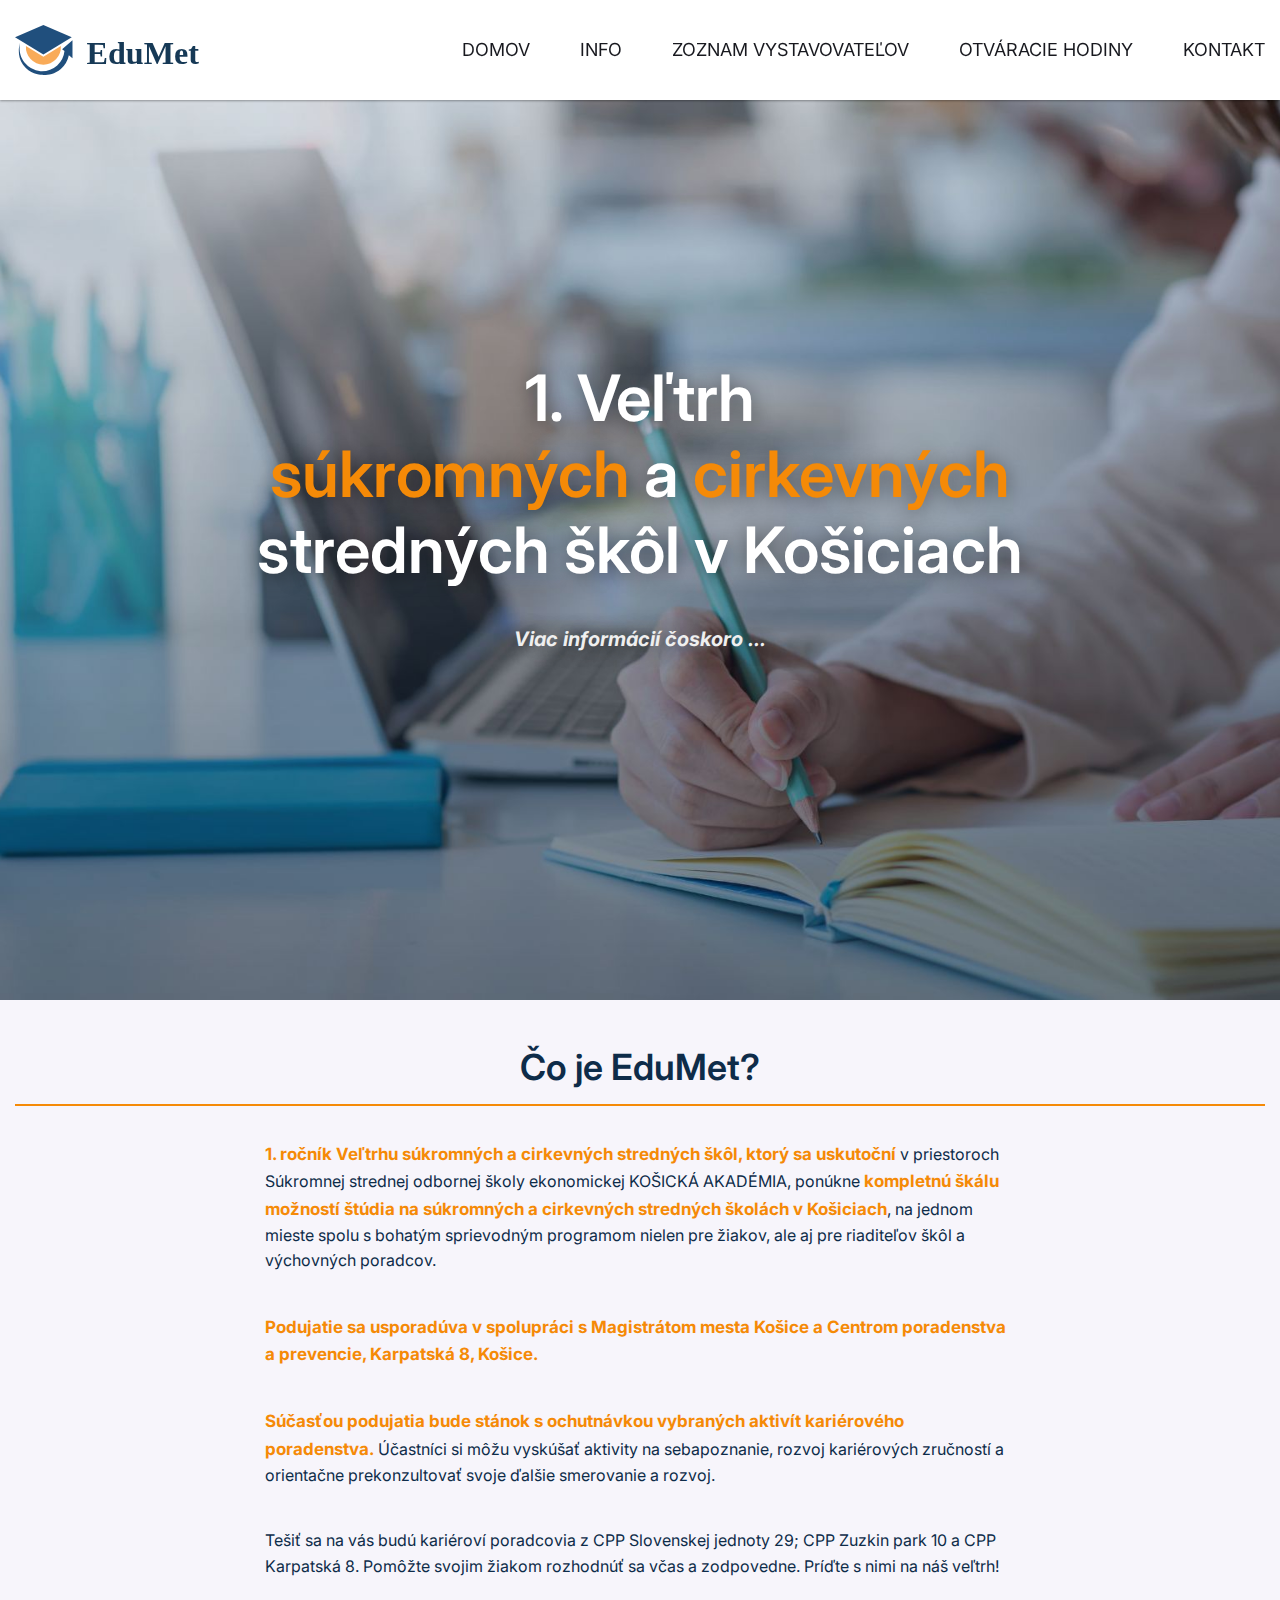
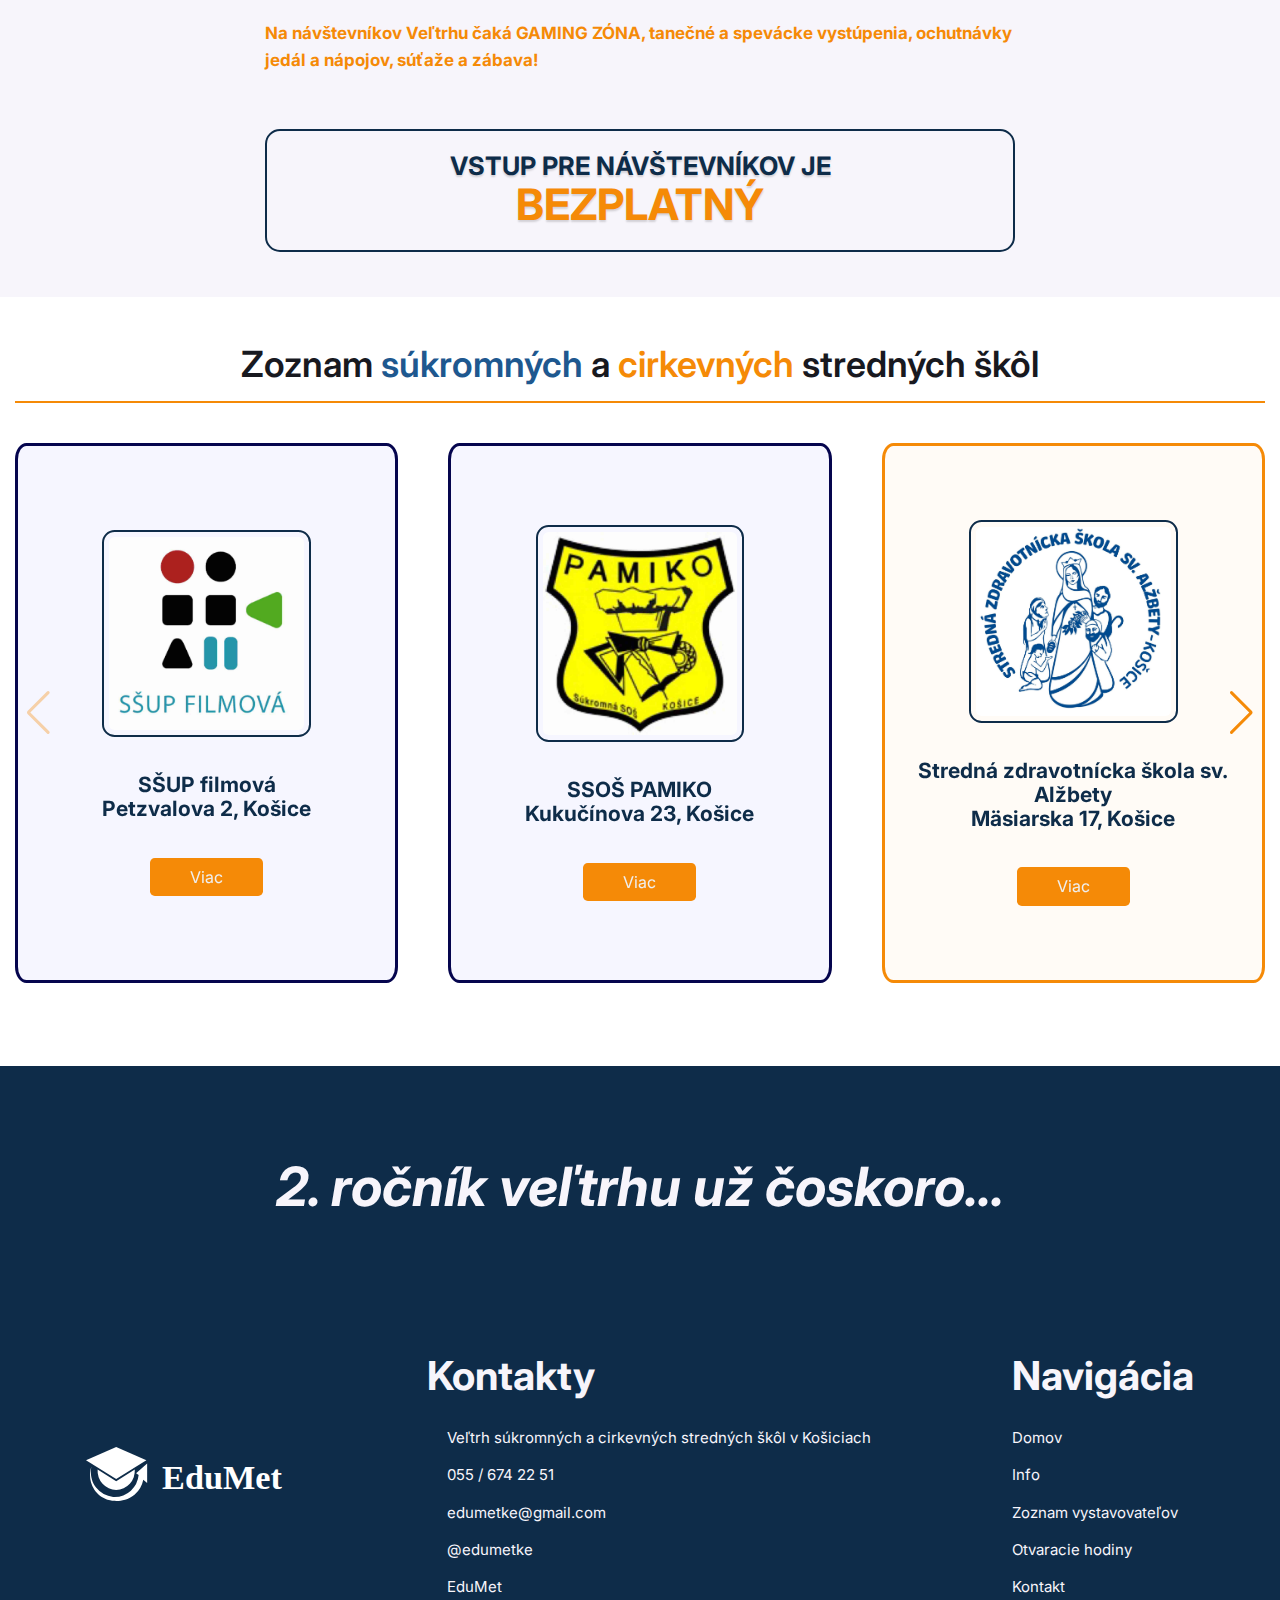
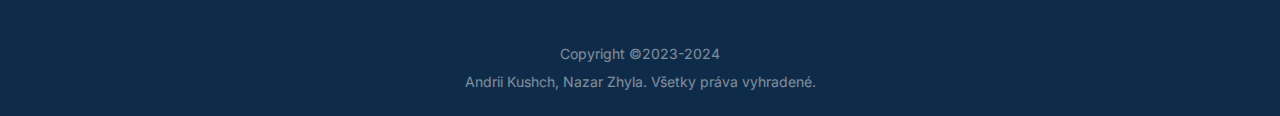
<file: index.html>
<!DOCTYPE html>
<html lang="en">
<head>
    <meta charset="UTF-8">
    <meta name="viewport" content="width=device-width, initial-scale=1.0">
    <title>EduMet</title>
    <link rel="shortcut icon" href="img/logoIcon.svg" type="image/x-icon">
    <link rel="icon" type="image/x-icon" href="img/logoIcon.svg">
    <link rel="stylesheet" href="css/normalize.css">
    <link rel="stylesheet" href="https://cdnjs.cloudflare.com/ajax/libs/font-awesome/6.5.1/css/all.min.css" integrity="sha512-DTOQO9RWCH3ppGqcWaEA1BIZOC6xxalwEsw9c2QQeAIftl+Vegovlnee1c9QX4TctnWMn13TZye+giMm8e2LwA==" crossorigin="anonymous" referrerpolicy="no-referrer" />
    <link rel="stylesheet" href="https://cdn.jsdelivr.net/npm/swiper@11/swiper-bundle.min.css">
    <link rel="stylesheet" href="css/style.css">
    <link rel="stylesheet" href="css/response.css">
</head>


<body>
    <header class="header">
        <div class="container">
            <div class="header__inner">
                <img src="img/logo.svg" alt="logo" class="header__logo">
                <nav class="menu">
                    <ul class="menu__list">
                        <li class="menu__list-el"><a href="./index.html#home">DOMOV</a></li>
                        <li class="menu__list-el"><a href="./index.html#about">INFO</a></li>
                        <li class="menu__list-el"><a href="./index.html#school">ZOZNAM VYSTAVOVATEĽOV</a></li>
                        <li class="menu__list-el"><a href="./index.html#timetable">OTVÁRACIE HODINY</a></li>
                        <!-- <li class="menu__list-el"><a href="#">Plán veľtrhu</a></li> -->
                        <li class="menu__list-el"><a href="./index.html#footer">KONTAKT</a></li>
                    </ul>
                </nav>

                <div class="burger">
                    <span class="bar"></span>
                    <span class="bar"></span>
                    <span class="bar"></span>
                </div>
            </div>
        </div>
    </header>


    <section class= "hero section" id="home">
        <div class="container">
            <div class="hero__inner">
                <div class="hero__text">
                    <h1 class="hero__title">1. Veľtrh <br> <span>súkromných</span> a <span>cirkevných<br></span>stredných škôl v Košiciach</h1>
                    <h3 class="hero__moreinfo">Viac informácií čoskoro ...</h3>
                </div>
            </div>
        </div>
    </section>


    <section class="about section" id="about">
        <div class="container">
            <div class="about__inner">
                <h3 class="about__title title">Čo je EduMet?</h3>
                <div class="about__text">
                    <p class="about__el"><span>1. ročník Veľtrhu súkromných a cirkevných stredných škôl, ktorý sa uskutoční</span> v priestoroch Súkromnej strednej odbornej školy ekonomickej KOŠICKÁ AKADÉMIA, ponúkne <span>kompletnú škálu možností štúdia na súkromných a cirkevných stredných školách v Košiciach</span>, na jednom mieste spolu s bohatým sprievodným programom nielen pre žiakov, ale aj pre riaditeľov škôl a výchovných poradcov.</p>

                    <p class="about__el"><span>Podujatie sa usporadúva v spolupráci s Magistrátom mesta Košice a Centrom poradenstva a prevencie, Karpatská 8, Košice.</span></p>

                    <p class="about__el"><span>Súčasťou podujatia bude stánok s ochutnávkou vybraných aktivít kariérového poradenstva.</span> Účastníci si môžu vyskúšať aktivity na sebapoznanie, rozvoj kariérových zručností a orientačne prekonzultovať svoje ďalšie smerovanie a rozvoj. </p>

                    <p class="about__el">Tešiť sa na vás budú kariéroví poradcovia z CPP Slovenskej jednoty 29; CPP Zuzkin park 10 a CPP Karpatská 8. Pomôžte svojim žiakom rozhodnúť sa včas a zodpovedne. Príďte s nimi na náš veľtrh!</p>

                    <p class="about__el"><span>Na návštevníkov  Veľtrhu čaká  GAMING ZÓNA, tanečné a spevácke vystúpenia, ochutnávky jedál a nápojov, súťaže a zábava! </span></p>

                    <p class="about__el-last">VSTUP PRE NÁVŠTEVNÍKOV JE <br><span>BEZPLATNÝ</span></p>
                </div>
            </div>
        </div>
    </section>
    
 
    <section class="school__list section" id="school">
        <div class="container">
            <div class="school__inner">
                <h3 class="school__title title">Zoznam <span class="private-title">súkromných</span> a <span>cirkevných </span>stredných škôl</h3>
                <div class="swiper mySwiperBig">
                    <div class="swiper-wrapper">

                        <!--  SŠUP filmová   -->
                        <div class="swiper-slide private">
                            <img src="img/SSUP_filmova.jpg" class="slider__img">
                            <h3 class="slider__title">SŠUP filmová <br>Petzvalova 2, Košice</h3>
                            <a class="slider__card-btn" href="./details.html#filmova__school">Viac</a>
                        </div>

                        <!--  SSOŠ PAMIKO   -->
                        <div class="swiper-slide private">
                            <img src="img/SSOS_PAMIKO.jpg" class="slider__img">
                            <h3 class="slider__title">SSOŠ PAMIKO <br>Kukučínova 23, Košice</h3>
                            <a class="slider__card-btn" href="./details.html#pamiko__school">Viac</a>
                        </div>

                        <!--  Zdrav. Alzbety   -->
                        <div class="swiper-slide church">
                            <img src="img/Zdrav_Alzbety.JPG" class="slider__img">
                            <h3 class="slider__title">Stredná zdravotnícka škola sv. Alžbety <br>Mäsiarska 17, Košice</h3>
                            <a class="slider__card-btn" href="./details.html#zdravAlzbety__school">Viac</a>
                        </div>

                        <!--  SSOŠE KeAk   -->
                        <div class="swiper-slide private">
                            <img src="img/SSOSE_KeAk.jpg" class="slider__img">
                            <h3 class="slider__title">SSOŠE KOŠICKÁ AKADÉMIA <br>Tajovského 15, Košice</h3>
                            <a class="slider__card-btn" href="./details.html#keak__school">Viac</a>
                        </div>

                        <!--  GymnTomasa   -->
                        <div class="swiper-slide church">
                            <img src="img/GymnTomasa.png" class="slider__img">
                            <h3 class="slider__title">Gymnázium sv. Tomáša Akvinského <br>Zbrojničná 3, Košice</h3>
                            <a class="slider__card-btn" href="./details.html#gymntomas__school">Viac</a>
                        </div>

                        <!--  SukrKonzerv   -->
                        <div class="swiper-slide private">
                            <img src="img/SukrKonzerv.jpg" class="slider__img">
                            <h3 class="slider__title">Súkromné konzervatórium Košice <br>Zádielska 12, Košice</h3>
                            <a class="slider__card-btn" href="./details.html#sukrkonzerv__school">Viac</a>
                        </div>

                        <!--  GymnSvMucen   -->
                        <div class="swiper-slide church">
                            <img src="img/GymnSvMucen.svg" class="slider__img">
                            <h3 class="slider__title">Gymnázium sv. Košických mučeníkov <br>Čordákova 50, Košice</h3>
                            <a class="slider__card-btn" href="./details.html#gymnsvmuc__school">Viac</a>
                        </div>


                        <!--  Gymes   -->
                        <div class="swiper-slide church">
                            <img src="img/gymes.jpg" class="slider__img">
                            <h3 class="slider__title">Gymnázium sv. Edity Steinovej <br>Charkovská 1, Košice</h3>
                            <a class="slider__card-btn" href="./details.html#gymes__school">Viac</a>
                        </div>

                        <!--  SOSP_CyrMet   -->
                        <div class="swiper-slide church">
                            <img src="img/SOSP_CyrMet.png" class="slider__img">
                            <h3 class="slider__title">Stredná odborná škola pedagogická sv. Cyrila a Metoda <br>Južná trieda 48, Košice</h3>
                            <a class="slider__card-btn" href="./details.html#sospCyrMet__school">Viac</a>
                        </div>


                        <!--  Bukovecka   -->
                        <div class="swiper-slide private">
                            <img src="img/Bukovecka.png" class="slider__img">
                            <h3 class="slider__title">Súkromná stredná odborná škola <br>Bukovecká 17, Košice</h3>
                            <a class="slider__card-btn" href="./details.html#Bukovecka__school">Viac</a>
                        </div>

                        <!--  Kovacska   -->
                        <div class="swiper-slide private">
                            <img src="img/Kovacska.png" class="slider__img">
                            <h3 class="slider__title">Premonštrátske gymnázium,<br>Kováčska 28, Košice</h3>
                            <a class="slider__card-btn" href="./details.html#Kovacska__school">Viac</a>
                        </div>
                
                    </div>

                    <div class="swiper-button-prev"></div>
                    <div class="swiper-button-next"></div>
                    
                  </div>

                   <!--             SMALL SLIDER            -->
                   <div class="swiper mySwiperSmall">
                    <div class="swiper-wrapper">

                        <!--  SŠUP filmová   -->
                        <div class="swiper-slide private">
                            <img src="img/SSUP_filmova.jpg" class="slider__img">
                            <h3 class="slider__title">SŠUP filmová <br>Petzvalova 2, Košice</h3>
                            <a class="slider__card-btn" href="./details.html#filmova__school">Viac</a>
                        </div>

                        <!--  SSOŠ PAMIKO   -->
                        <div class="swiper-slide private">
                            <img src="img/SSOS_PAMIKO.jpg" class="slider__img">
                            <h3 class="slider__title">SSOŠ PAMIKO <br>Kukučínova 23, Košice</h3>
                            <a class="slider__card-btn" href="./details.html#pamiko__school">Viac</a>
                        </div>

                        <!--  Zdrav. Alzbety   -->
                        <div class="swiper-slide church">
                            <img src="img/Zdrav_Alzbety.JPG" class="slider__img">
                            <h3 class="slider__title">Stredná zdravotnícka škola sv. Alžbety <br>Mäsiarska 17, Košice</h3>
                            <a class="slider__card-btn" href="./details.html#zdravAlzbety__school">Viac</a>
                        </div>

                        <!--  SSOŠE KeAk   -->
                        <div class="swiper-slide private">
                            <img src="img/SSOSE_KeAk.jpg" class="slider__img">
                            <h3 class="slider__title">SSOŠE KOŠICKÁ AKADÉMIA <br>Tajovského 15, Košice</h3>
                            <a class="slider__card-btn" href="./details.html#keak__school">Viac</a>
                        </div>

                        <!--  GymnTomasa   -->
                        <div class="swiper-slide church">
                            <img src="img/GymnTomasa.png" class="slider__img">
                            <h3 class="slider__title">Gymnázium sv. Tomáša Akvinského <br>Zbrojničná 3, Košice</h3>
                            <a class="slider__card-btn" href="./details.html#gymntomas__school">Viac</a>
                        </div>

                        <!--  SukrKonzerv   -->
                        <div class="swiper-slide private">
                            <img src="img/SukrKonzerv.jpg" class="slider__img">
                            <h3 class="slider__title">Súkromné konzervatórium Košice <br>Zádielska 12, Košice</h3>
                            <a class="slider__card-btn" href="./details.html#sukrkonzerv__school">Viac</a>
                        </div>

                        <!--  GymnSvMucen   -->
                        <div class="swiper-slide church">
                            <img src="img/GymnSvMucen.svg" class="slider__img">
                            <h3 class="slider__title">Gymnázium sv. Košických mučeníkov <br>Čordákova 50, Košice</h3>
                            <a class="slider__card-btn" href="./details.html#gymnsvmuc__school">Viac</a>
                        </div>


                        <!--  Gymes   -->
                        <div class="swiper-slide church">
                            <img src="img/gymes.jpg" class="slider__img">
                            <h3 class="slider__title">Gymnázium sv. Edity Steinovej <br>Charkovská 1, Košice</h3>
                            <a class="slider__card-btn" href="./details.html#gymes__school">Viac</a>
                        </div>

                        <!--  SOSP_CyrMet   -->
                        <div class="swiper-slide church">
                            <img src="img/SOSP_CyrMet.png" class="slider__img">
                            <h3 class="slider__title">Stredná odborná škola pedagogická sv. Cyrila a Metoda <br>Južná trieda 48, Košice</h3>
                            <a class="slider__card-btn" href="./details.html#sospCyrMet__school">Viac</a>
                        </div>


                        <!--  Bukovecka   -->
                        <div class="swiper-slide private">
                            <img src="img/Bukovecka.png" class="slider__img">
                            <h3 class="slider__title">Súkromná stredná odborná škola <br>Bukovecká 17, Košice</h3>
                            <a class="slider__card-btn" href="./details.html#Bukovecka__school">Viac</a>
                        </div>

                        <!--  Kovacska   -->
                        <div class="swiper-slide private">
                            <img src="img/Kovacska.png" class="slider__img">
                            <h3 class="slider__title">Premonštrátske gymnázium,<br>Kováčska 28, Košice</h3>
                            <a class="slider__card-btn" href="./details.html#Kovacska__school">Viac</a>
                        </div>
                
                    </div>

                    <div class="swiper-button-prev"></div>
                    <div class="swiper-button-next"></div>
                    
                  </div>
            </div>
        </div>
    </section>


    <!-- <section class="contact" id="timetable">
        <div class="container">
            <div class="contact__inner">

                <div class="contact__info">
                    <div class="data column">
                        <i class="fa-solid fa-calendar-days top__icon"></i>
                        <p class="contact__text">30. 01. 2024<br>31. 01. 2024</p>
                    </div>
                    <div class="phone column">
                        <i class="fa-solid fa-clock top__icon"></i>
                        <p class="contact__text">09:00 - 18:00<br>09:00 - 14:00</p>
                    </div>
                    
                    <div class="location column">
                        <i class="fa-solid fa-location-dot top__icon"></i>
                        <p class="contact__text">KOŠICKÁ AKADÉMIA<br> Tajovského 15, Košice</p>
                    </div>
                    
                </div>
            </div>

        </div>
    </section> -->

    <section class="moto section" id="moto">
        <div class="container">
            <div class="moto__inner">
                <h2 class="moto__title">2. ročník veľtrhu už čoskoro...</h2>
            </div>
        </div>
    </section>
    
    <footer class="footer section" id="footer">
        <div class="container">
            <div class="footer__inner">
                <!-- <p class="workstate__text">Stránka sa nachádza v pracovnej verzii...</p> -->
                <div class="footer__logo border__foot">
                    <img src="img/logoWhite.svg" alt="logo" class="footer__logo-img">
                </div>
                <div class="footer__contact-section border__foot">
                    <p class="foot__title">Kontakty</p>
                    <div class="foot__contact">
                        <i class="fa-solid fa-building"></i>
                        <p class="foot__contact-text">Veľtrh súkromných a cirkevných stredných škôl v Košiciach</p>
                    </div>
                    <div class="foot__contact">
                        <i class="fa-solid fa-phone"></i>
                        <p class="foot__contact-text" id="phone__foot"> 055 / 674 22 51</p>
                    </div>
                    <div class="foot__contact">
                        <i class="fa-solid fa-envelope"></i>
                        <p class="foot__contact-text " id="mail__foot">edumetke@gmail.com</p>
                    </div>
                    <div class="foot__contact">
                        <i class="fa-brands fa-instagram"></i>
                        <p class="foot__contact-text"><a class="foot__link" href="https://www.instagram.com/edumetke/" target="_blank">@edumetke</a></p>
                    </div>
                    <div class="foot__contact">
                        <i class="fa-brands fa-facebook"></i>
                        <p class="foot__contact-text"><a class="foot__link" href="https://www.facebook.com/profile.php?id=61554097960910 " target="_blank">EduMet</a></p>
                    </div>
                </div>
                <nav class="footer__contact-section border__foot">
                    <p class="foot__title">Navigácia</p>
                    <ul class="foot__list">
                        <li class="foot__item"><a class="foot__contact" href="./index.html#home">Domov</a></li>
                        <li class="foot__item"><a class="foot__contact" href="./index.html#about">Info</a></li>
                        <li class="foot__item"><a class="foot__contact" href="./index.html#school">Zoznam vystavovateľov</a></li>
                        <li class="foot__item"><a class="foot__contact" href="./index.html#timetable">Otvaracie hodiny</a></li>
                        <li class="foot__item"><a class="foot__contact" href="./index.html#footer">Kontakt</a></li>
                    </ul>
                </nav>
            </div>
        </div>
    </footer>

    <section class="copy section">
        <div class="container">
            <div class="copy__inner">
                <p>Copyright <span>&copy</span>2023-2024 <br>Andrii Kushch, Nazar Zhyla. Všetky práva vyhradené.</p>
            </div>
        </div>
    </section>
    
    
    <script src="scripts/burger.js"></script>
    <script src="https://cdn.jsdelivr.net/npm/swiper@11/swiper-bundle.min.js"></script>
    <script src="scripts/slider.js"></script>


</body>

<!-- 
    skrit datum, cas => 2.rocnik 
    fotogaleria
    dokumenty na stahnutie
   
    response version
    hero screen -> zmenime
-->


</html>
</file>
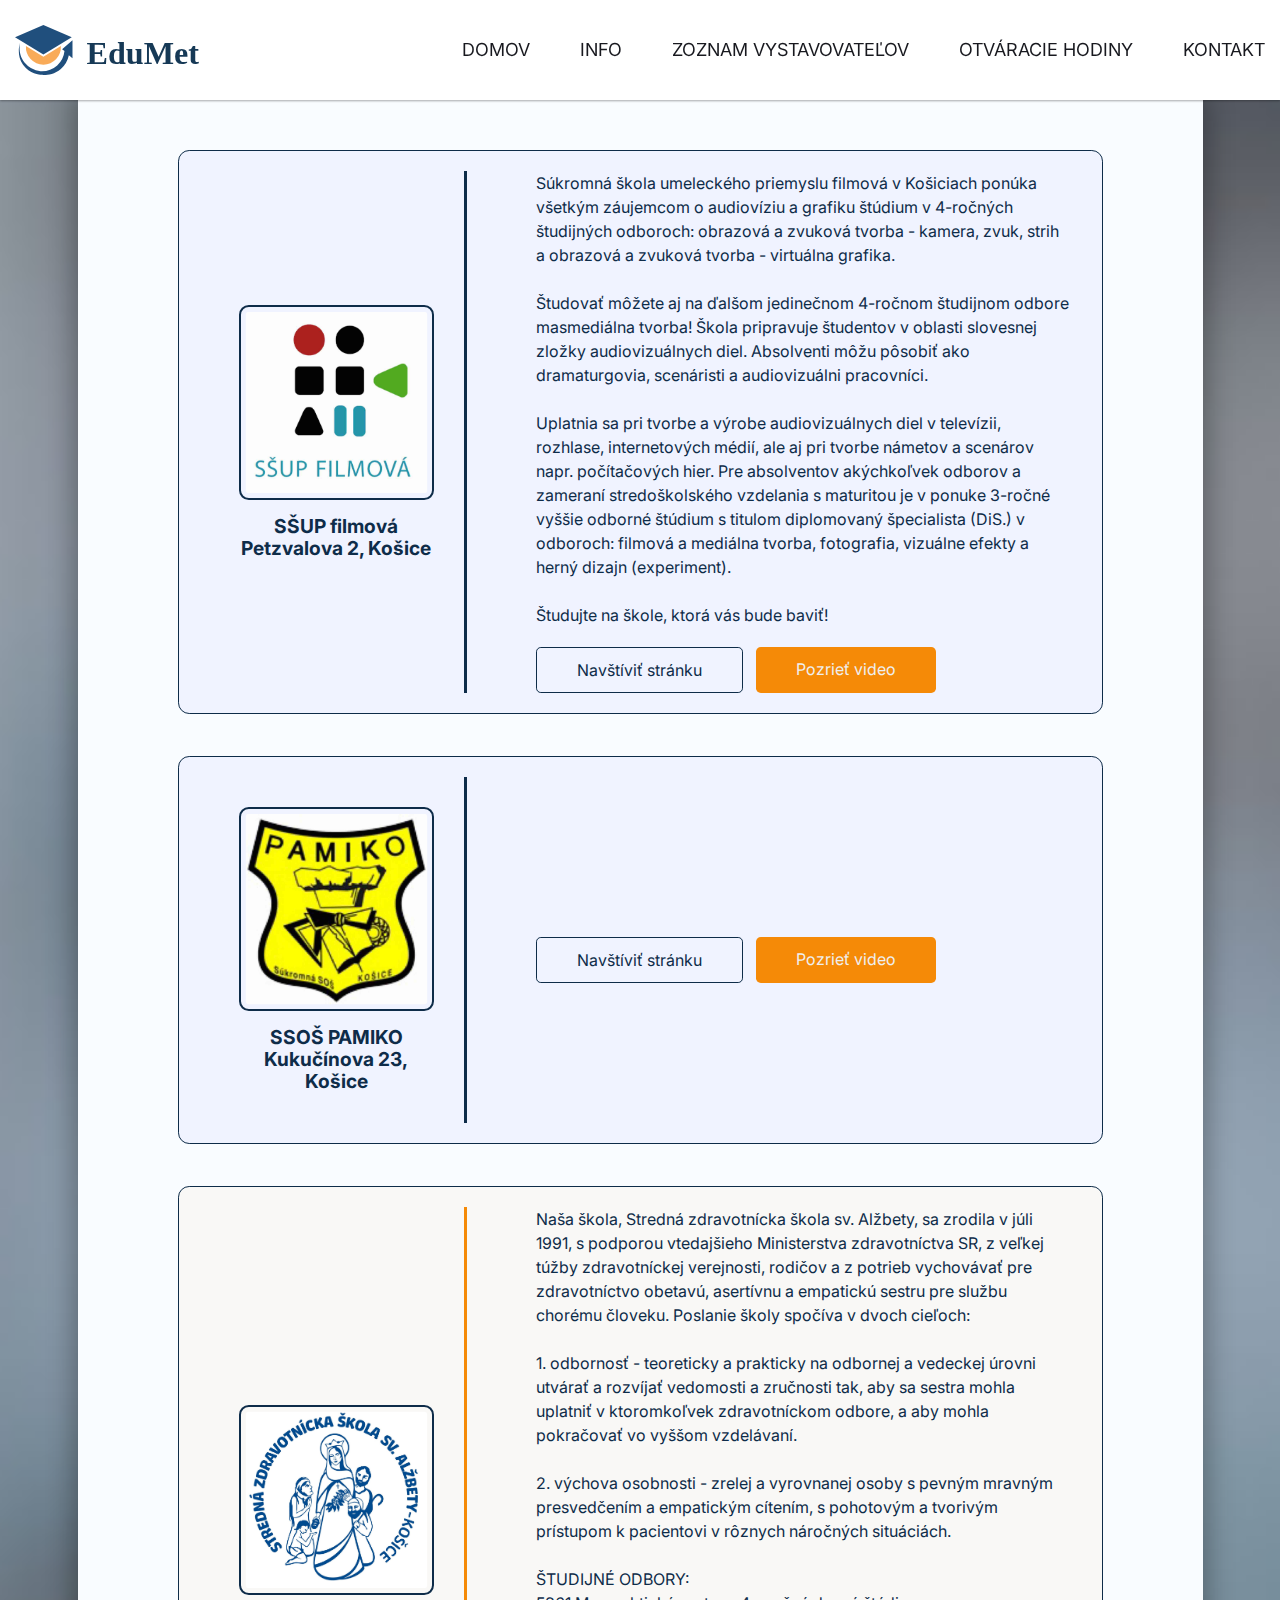
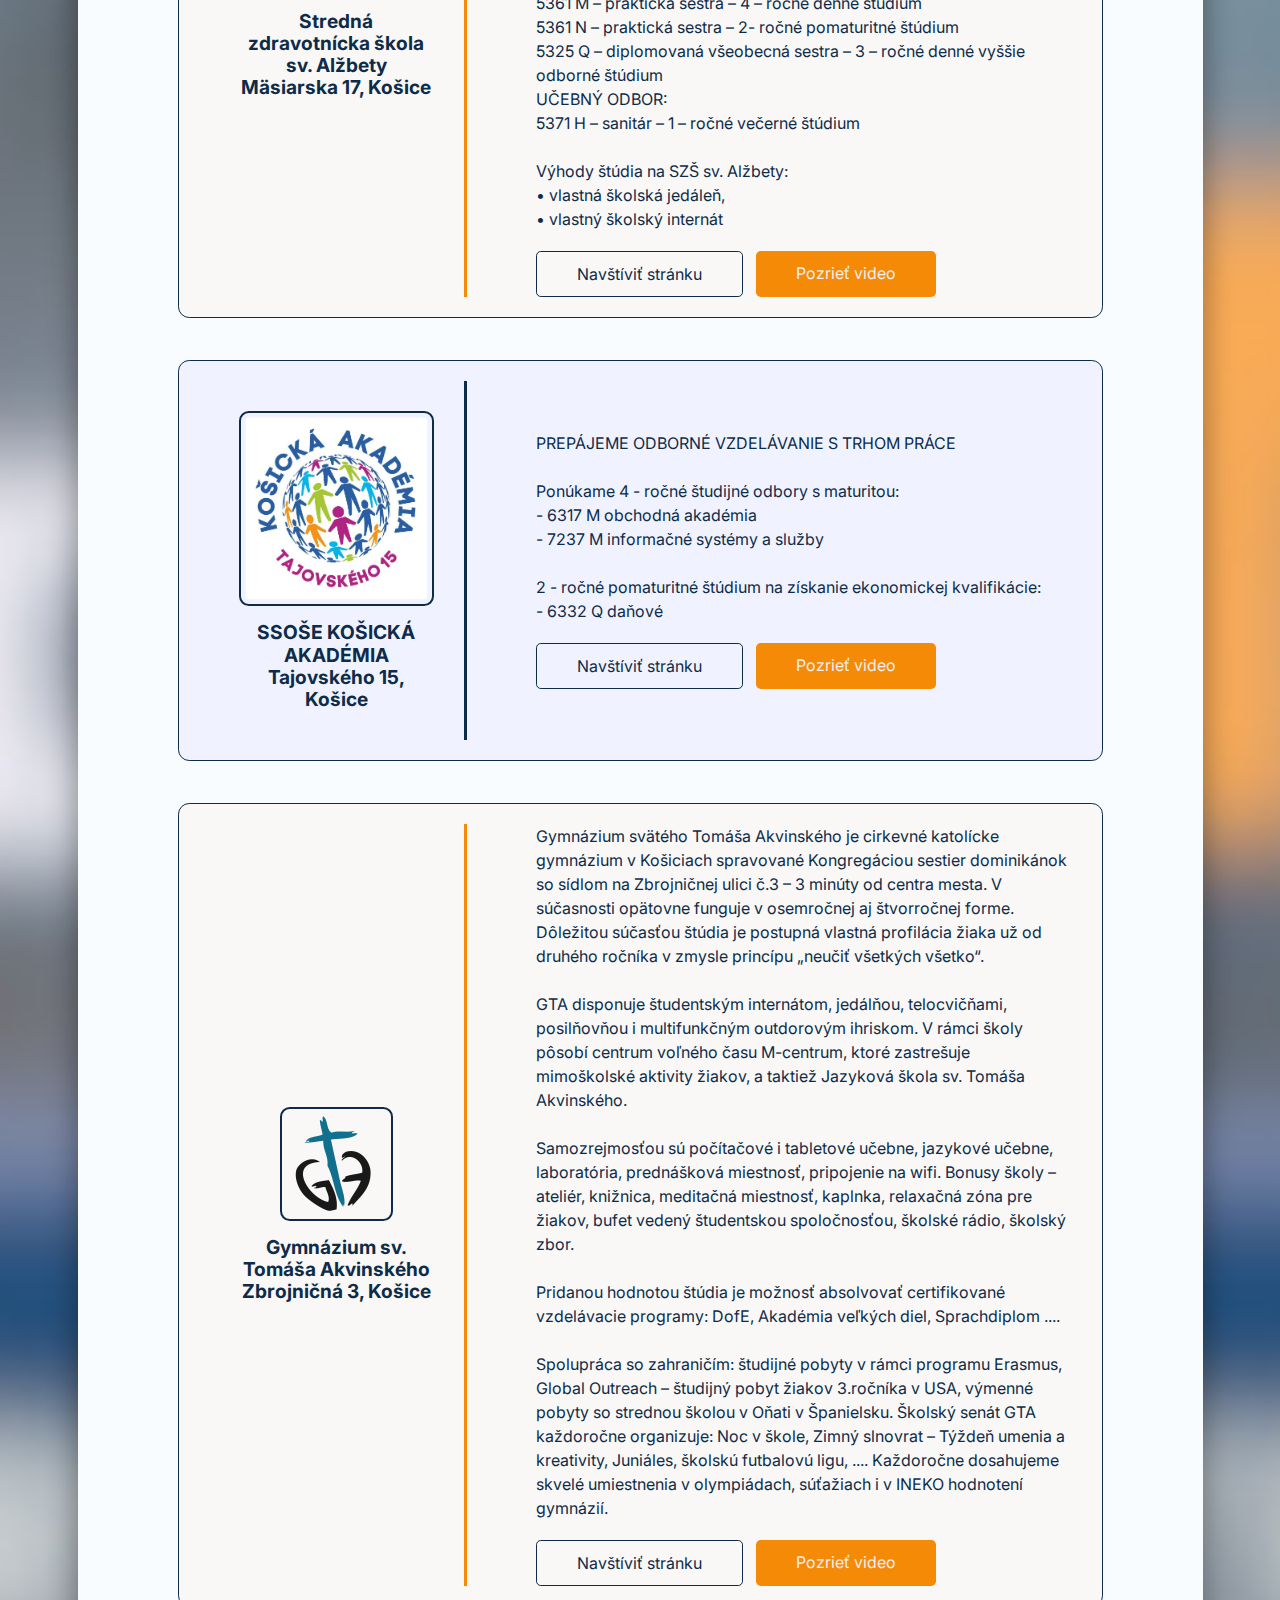
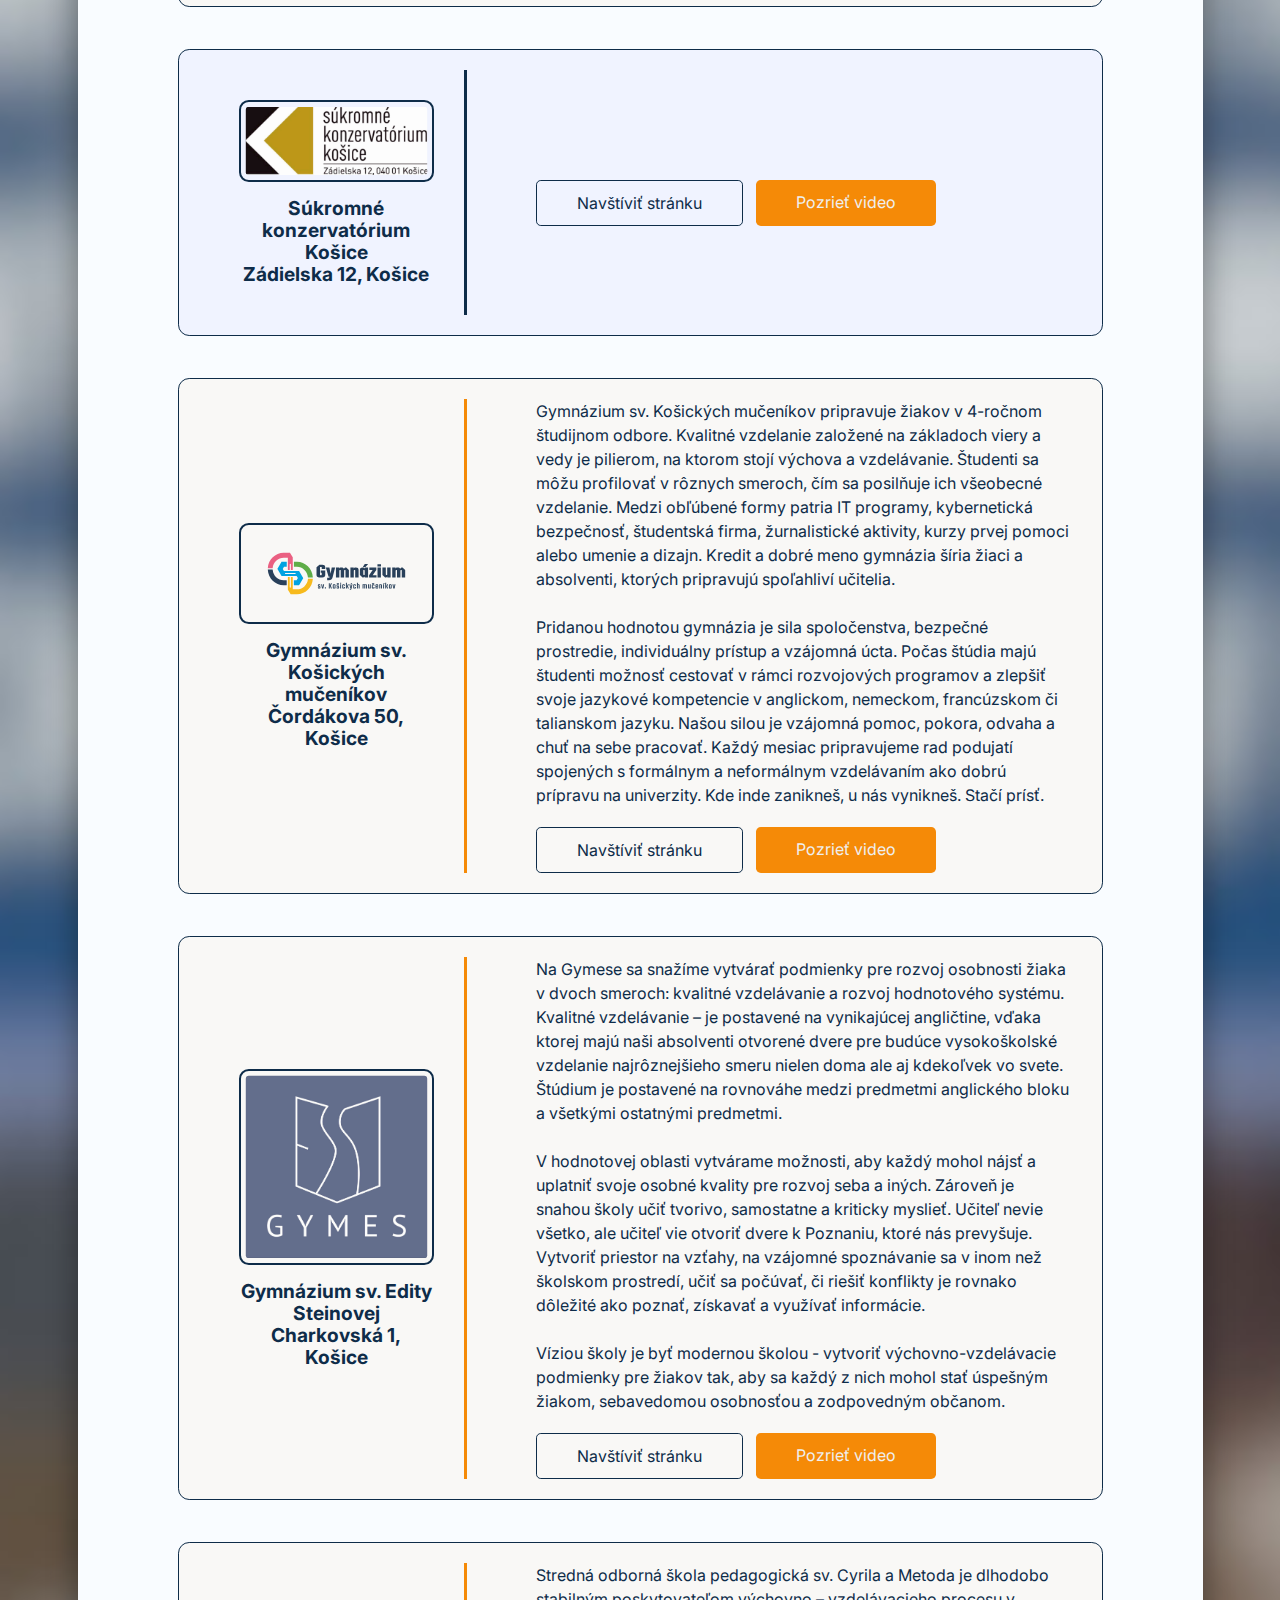
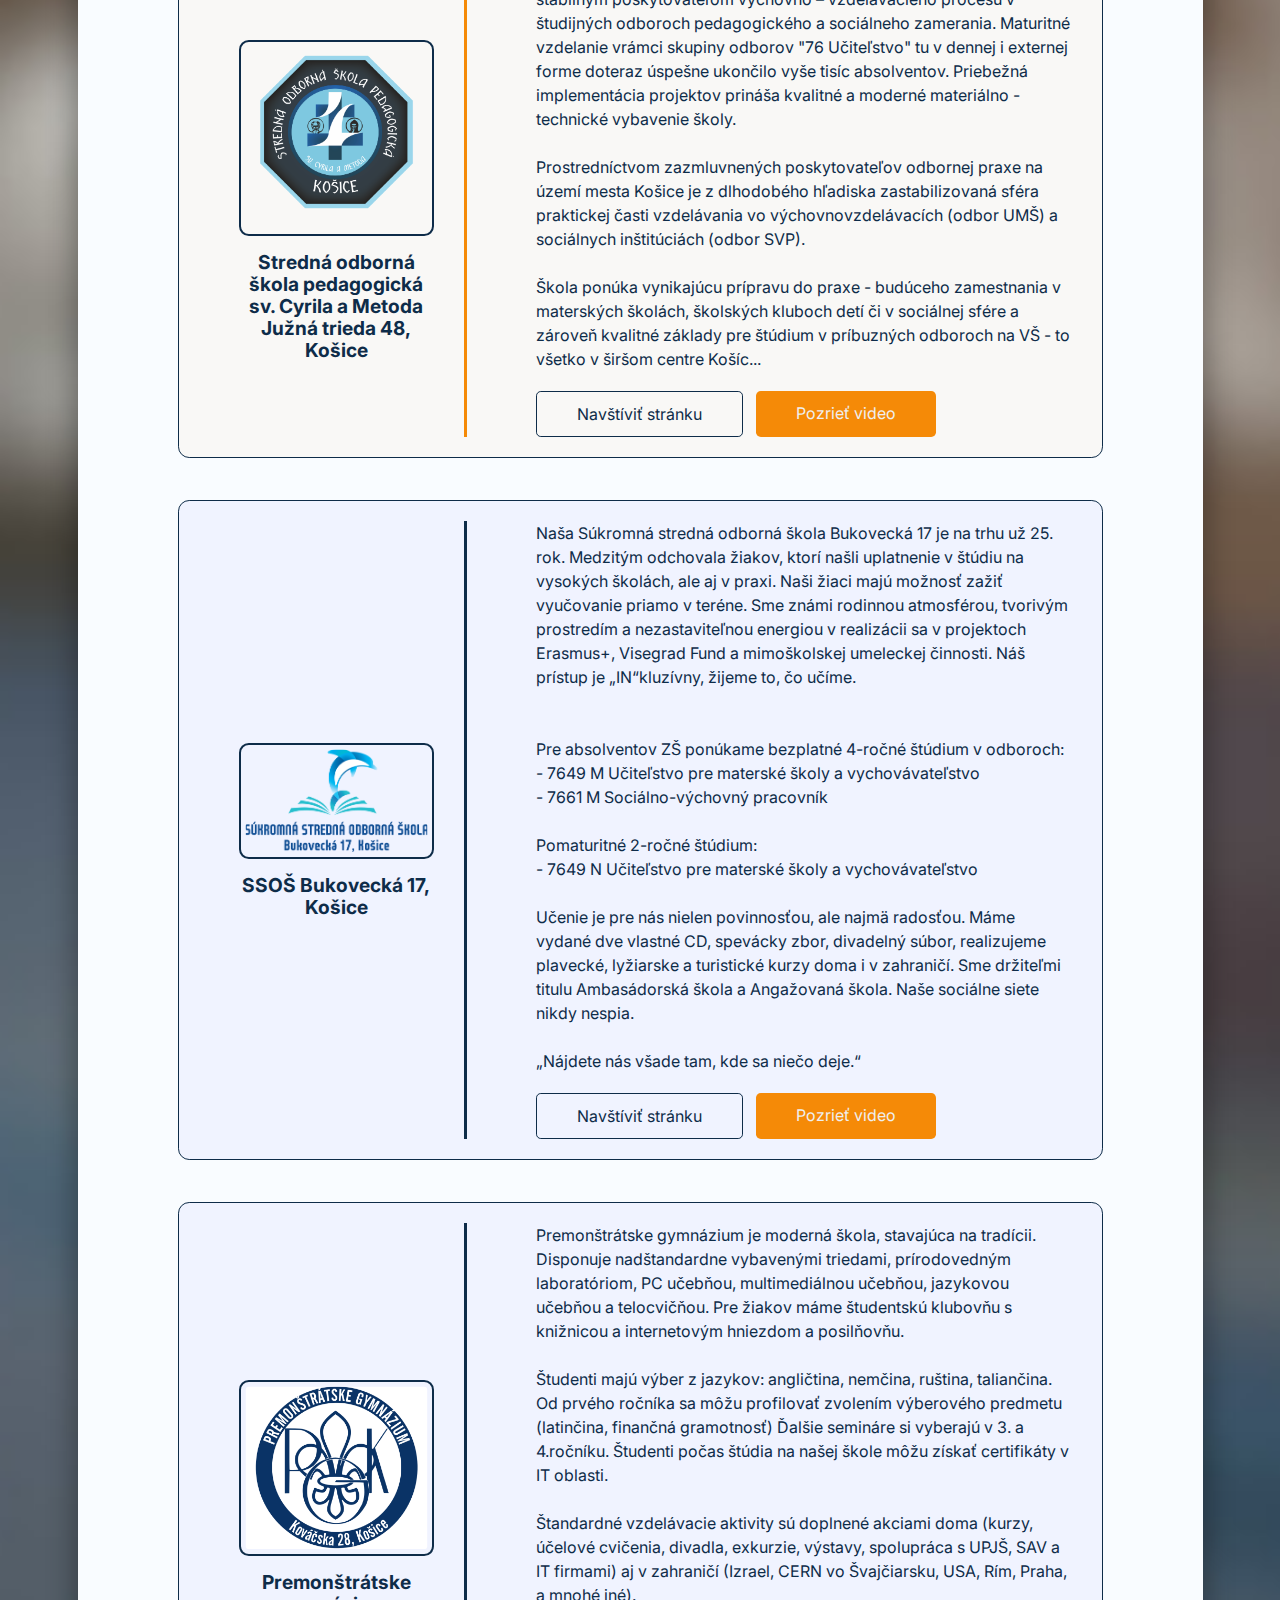
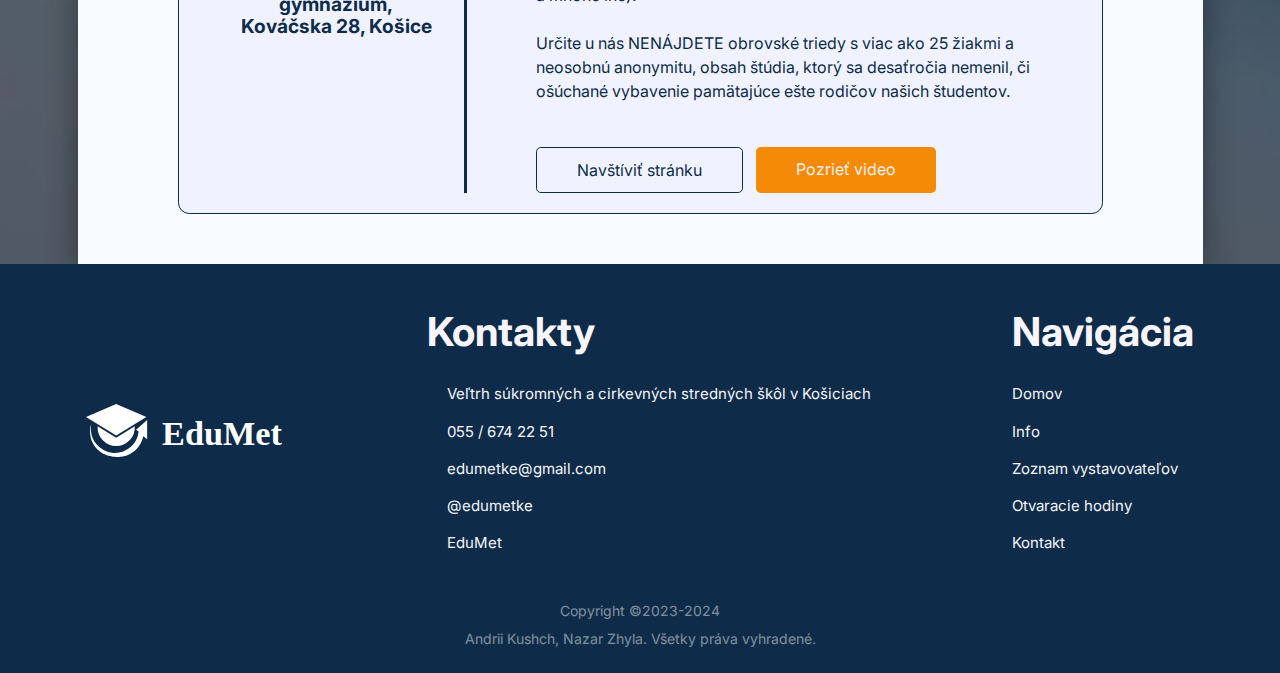
<file: details.html>
<!DOCTYPE html>
<html lang="en">
<head>
    <meta charset="UTF-8">
    <meta name="viewport" content="width=device-width, initial-scale=1.0">
    <title>Zoznam vystavovateľov</title>
    <link rel="stylesheet" href="css/normalize.css">
    <link rel="shortcut icon" href="img/logoIcon.svg" type="image/x-icon">
    <link rel="stylesheet" href="https://cdnjs.cloudflare.com/ajax/libs/font-awesome/6.5.1/css/all.min.css" integrity="sha512-DTOQO9RWCH3ppGqcWaEA1BIZOC6xxalwEsw9c2QQeAIftl+Vegovlnee1c9QX4TctnWMn13TZye+giMm8e2LwA==" crossorigin="anonymous" referrerpolicy="no-referrer" />
    <link rel="stylesheet" href="https://cdn.jsdelivr.net/npm/swiper@11/swiper-bundle.min.css">
    <link rel="stylesheet" href="css/style.css">
    <link rel="stylesheet" href="css/details.css">
    <link rel="stylesheet" href="css/response.css">
</head>
<body>

    <header class="header">
        <div class="container">
            <div class="header__inner">
                <img src="img/logo.svg" alt="logo" class="header__logo">
                <nav class="menu">
                    <ul class="menu__list">
                        <li class="menu__list-el"><a href="./index.html#home">DOMOV</a></li>
                        <li class="menu__list-el"><a href="./index.html#about">INFO</a></li>
                        <li class="menu__list-el"><a href="./index.html#school">ZOZNAM VYSTAVOVATEĽOV</a></li>
                        <li class="menu__list-el"><a href="./index.html#timetable">OTVÁRACIE HODINY</a></li>
                        <li class="menu__list-el"><a href="./index.html#footer">KONTAKT</a></li>
                    </ul>
                </nav>

                <div class="burger">
                    <span class="bar"></span>
                    <span class="bar"></span>
                    <span class="bar"></span>
                </div>
            </div>
        </div>
    </header>


    <section class="details" >
        <div class="container">
            <div class="details__inner">

                <!--  SŠUP filmová   -->
                <div class="school private" id="filmova__school">
                    <div class="logo-name__column private-bor">
                        <img src="./img/SSUP_filmova.jpg" class="info__img">
                        <h3>SŠUP filmová <br>Petzvalova 2, Košice</h3>
                    </div>
                    <div class="info__column">
                        <p>Súkromná škola umeleckého priemyslu filmová v Košiciach ponúka všetkým záujemcom o audiovíziu a grafiku štúdium v 4-ročných študijných odboroch: obrazová a zvuková tvorba - kamera, zvuk, strih a obrazová a zvuková tvorba - virtuálna grafika.<br><br>
                        Študovať môžete aj na ďalšom jedinečnom 4-ročnom študijnom odbore masmediálna tvorba! Škola pripravuje študentov v oblasti slovesnej zložky audiovizuálnych diel. Absolventi môžu pôsobiť ako dramaturgovia, scenáristi a audiovizuálni pracovníci.<br><br>
                        Uplatnia sa pri tvorbe a výrobe audiovizuálnych diel v televízii, rozhlase, internetových médií, ale aj pri tvorbe námetov a scenárov napr. počítačových hier. Pre absolventov akýchkoľvek odborov a zameraní stredoškolského vzdelania s maturitou  je v ponuke  3-ročné vyššie odborné štúdium s titulom diplomovaný špecialista (DiS.) v odboroch: filmová a mediálna tvorba, fotografia, vizuálne efekty a herný dizajn (experiment).<br><br>
                        Študujte na škole, ktorá vás bude baviť! </p>
                        <div class="info-btns">
                            <a class="info-school-btn web" href="https://www.filmovaskola.sk/home" target="_blank">Navštíviť stránku</a>
                            <a class="info-school-btn" target="_blank" href="https://drive.google.com/file/d/1OLFUXrgLN7osYVODC9g7iHdMiR1jYdo_/view?usp=drive_web">Pozrieť video</a>
                        </div>
                    </div>
                </div>

                <!--  SSOŠ PAMIKO   -->
                <div class="school private" id="pamiko__school">
                    <div class="logo-name__column private-bor">
                        <img src="./img/SSOS_PAMIKO.jpg" class="info__img">
                        <h3>SSOŠ PAMIKO <br>Kukučínova 23, Košice</h3>
                    </div>
                    <div class="info__column">
                        <p></p>
                        <div class="info-btns">
                            <a class="info-school-btn web" target="_blank" href="https://sukromnasospamiko.edupage.org/">Navštíviť stránku</a>
                            <a class="info-school-btn" target="_blank" href="https://www.youtube.com/watch?v=E1dwZg7Riyo">Pozrieť video</a>
                        </div>
                    </div>
                </div>

                <!--  Zdrav. Alzbety   -->
                <div class="school church" id="zdravAlzbety__school">
                    <div class="logo-name__column church-bor">
                        <img src="./img/Zdrav_Alzbety.JPG" class="info__img">
                        <h3>Stredná zdravotnícka škola sv. Alžbety <br>Mäsiarska 17, Košice</h3>
                    </div>
                    <div class="info__column">
                        <p>Naša škola, Stredná zdravotnícka škola sv. Alžbety,  sa zrodila v júli 1991, s podporou vtedajšieho Ministerstva zdravotníctva SR, z veľkej túžby zdravotníckej verejnosti, rodičov a z potrieb vychovávať pre zdravotníctvo obetavú, asertívnu a empatickú sestru pre službu chorému človeku.
                        Poslanie školy spočíva v dvoch cieľoch:<br><br>
                        1. odbornosť - teoreticky a prakticky na odbornej a vedeckej úrovni utvárať a rozvíjať vedomosti a zručnosti tak, aby sa sestra mohla uplatniť v ktoromkoľvek zdravotníckom odbore, a aby mohla pokračovať vo vyššom vzdelávaní.<br><br>
                        2. výchova osobnosti - zrelej a vyrovnanej osoby s pevným mravným presvedčením a empatickým cítením, s pohotovým a tvorivým prístupom k pacientovi v rôznych náročných situáciách.<br><br>
                        ŠTUDIJNÉ ODBORY:<br> 
                        5361 M – praktická sestra – 4 – ročné denné štúdium<br>
                        5361 N – praktická sestra – 2- ročné pomaturitné štúdium<br>
                        5325 Q – diplomovaná všeobecná sestra – 3 – ročné denné vyššie <br>                            
                        odborné štúdium<br>
                        UČEBNÝ ODBOR: <br>
                        5371 H – sanitár – 1 – ročné večerné štúdium<br><br>
                        Výhody štúdia na SZŠ sv. Alžbety:<br>
                        • vlastná školská jedáleň,<br> 
                        • vlastný školský internát</p>
                        <div class="info-btns">
                            <a class="info-school-btn web" target="_blank" href="https://moyzeska.sk/" >Navštíviť stránku</a>
                            <a class="info-school-btn" target="_blank" href="https://drive.google.com/file/d/1VC6Myd-kemnd5XR8ufoRH_39Vb-tJrzd/view">Pozrieť video</a>
                        </div>
                    </div>
                </div>

                <!--  SSOŠE KeAk   -->
                <div class="school private" id="keak__school">
                    <div class="logo-name__column private-bor">
                        <img src="./img/SSOSE_KeAk.jpg" class="info__img">
                        <h3>SSOŠE KOŠICKÁ AKADÉMIA <br>Tajovského 15, Košice</h3>
                    </div>
                    <div class="info__column">
                        <p>PREPÁJEME ODBORNÉ VZDELÁVANIE S TRHOM PRÁCE<br>
                            <br>
                            Ponúkame 4 - ročné študijné odbory s maturitou:<br>
                            - 6317 M obchodná akadémia<br>
                            - 7237 M informačné systémy a služby<br><br>
                            2 - ročné pomaturitné štúdium na získanie ekonomickej kvalifikácie:<br>
                            - 6332 Q daňové 
                        </p>
                        <div class="info-btns">
                            <a class="info-school-btn web" target="_blank" href="https://kadavinci.edupage.org/">Navštíviť stránku</a>
                            <a class="info-school-btn" target="_blank" href="https://youtu.be/-t4zLshBbMM">Pozrieť video</a>
                        </div>
                    </div>
                </div>

                <!--  GymnTomasa   -->
                <div class="school church" id="gymntomas__school">
                    <div class="logo-name__column church-bor">
                        <img src="./img/GymnTomasa.png" class="info__img">
                        <h3>Gymnázium sv. Tomáša Akvinského <br>Zbrojničná 3, Košice</h3>
                    </div>
                    <div class="info__column">
                        <p>Gymnázium svätého Tomáša Akvinského je cirkevné katolícke gymnázium v Košiciach spravované Kongregáciou sestier dominikánok so sídlom na Zbrojničnej ulici č.3 – 3 minúty od centra mesta.
                        V súčasnosti opätovne funguje v osemročnej aj štvorročnej forme. Dôležitou súčasťou štúdia je postupná vlastná profilácia žiaka už od druhého ročníka v zmysle princípu „neučiť všetkých všetko“.<br><br>
                        GTA disponuje študentským internátom, jedálňou, telocvičňami, posilňovňou i multifunkčným outdorovým ihriskom.
                        V rámci školy pôsobí centrum voľného času M-centrum, ktoré zastrešuje mimoškolské aktivity žiakov, a taktiež Jazyková škola sv. Tomáša Akvinského.<br><br>
                        Samozrejmosťou sú počítačové i tabletové učebne, jazykové učebne, laboratória, prednášková miestnosť, pripojenie na wifi.
                        Bonusy školy – ateliér, knižnica, meditačná miestnosť, kaplnka, relaxačná zóna pre žiakov, bufet vedený študentskou spoločnosťou, školské rádio, školský zbor.<br><br>
                        Pridanou hodnotou štúdia je možnosť absolvovať certifikované vzdelávacie programy: DofE, Akadémia veľkých diel, Sprachdiplom ....<br><br>
                        Spolupráca so zahraničím: študijné pobyty v rámci programu Erasmus, Global Outreach – študijný pobyt žiakov 3.ročníka v USA, výmenné pobyty so strednou školou v Oňati v Španielsku.
                        Školský senát GTA každoročne organizuje: Noc v škole, Zimný slnovrat – Týždeň umenia a kreativity, Juniáles, školskú futbalovú ligu, ....
                        Každoročne dosahujeme skvelé umiestnenia v olympiádach, súťažiach i v INEKO hodnotení gymnázií.</p>
                        <div class="info-btns">
                            <a class="info-school-btn web" target="_blank" href="https://www.gta.sk/">Navštíviť stránku</a>
                            <a class="info-school-btn" target="_blank" href="#">Pozrieť video</a>
                        </div>
                    </div>
                </div>
                

                <!--  SukrKonzerv   -->
                <div class="school private" id="sukrkonzerv__school">
                    <div class="logo-name__column private-bor">
                        <img src="./img/SukrKonzerv.jpg" class="info__img">
                        <h3>Súkromné konzervatórium Košice <br>Zádielska 12, Košice</h3>
                    </div>
                    <div class="info__column">
                        <p></p>
                        <div class="info-btns">
                            <a class="info-school-btn web" href="https://www.skke.sk/" target="_blank" >Navštíviť stránku</a>
                            <a class="info-school-btn" target="_blank" href="#">Pozrieť video</a>
                        </div>
                    </div>
                </div>

                <!--  GymnSvMucen   -->
                <div class="school church" id="gymnsvmuc__school">
                    <div class="logo-name__column church-bor">
                        <img src="img/GymnSvMucen.svg" class="info__img
                        ">
                            <h3>Gymnázium sv. Košických mučeníkov <br>Čordákova 50, Košice</h3>
                    </div>
                    <div class="info__column">
                        <p>Gymnázium sv. Košických mučeníkov pripravuje žiakov v 4-ročnom študijnom odbore. Kvalitné vzdelanie založené na základoch viery a vedy je pilierom, na ktorom stojí výchova a vzdelávanie. Študenti sa môžu profilovať v rôznych smeroch, čím sa posilňuje ich všeobecné vzdelanie. Medzi obľúbené formy patria IT programy, kybernetická bezpečnosť, študentská firma, žurnalistické aktivity, kurzy prvej pomoci alebo umenie a dizajn. Kredit a dobré meno gymnázia šíria žiaci a absolventi, ktorých pripravujú spoľahliví učitelia.<br><br>
                        Pridanou hodnotou gymnázia je sila spoločenstva, bezpečné prostredie, individuálny prístup a vzájomná úcta. Počas štúdia majú študenti možnosť cestovať v rámci rozvojových programov a zlepšiť svoje jazykové kompetencie v anglickom, nemeckom, francúzskom či talianskom jazyku. Našou silou je vzájomná pomoc, pokora, odvaha a chuť na sebe pracovať. Každý mesiac pripravujeme rad podujatí spojených s formálnym a neformálnym vzdelávaním ako dobrú prípravu na univerzity. Kde inde zanikneš, u nás vynikneš. Stačí prísť.</p>
                        <div class="info-btns">
                            <a class="info-school-btn web" target="_blank" href="https://gym.gkmke.sk/">Navštíviť stránku</a>
                            <a class="info-school-btn" target="_blank" href="https://drive.google.com/file/d/16FUncXnfynfZAFGVeeE67vYOnkwHmH1B/view?usp=sharing">Pozrieť video</a>
                        </div>
                    </div>
                </div>

                <!--  Gymes   -->
                <div class="school church" id="gymes__school">
                    <div class="logo-name__column church-bor">
                        <img src="img/gymes.jpg" class="info__img
                        ">
                        <h3 class="slider__title">Gymnázium sv. Edity Steinovej <br>Charkovská 1, Košice</h3>
                    </div>
                    <div class="info__column">
                        <p>Na Gymese sa snažíme vytvárať podmienky pre rozvoj osobnosti žiaka
                            v dvoch smeroch: kvalitné vzdelávanie a rozvoj hodnotového systému.
                            Kvalitné vzdelávanie – je postavené na vynikajúcej angličtine, vďaka ktorej
                            majú naši absolventi otvorené dvere pre budúce vysokoškolské vzdelanie
                            najrôznejšieho smeru nielen doma ale aj kdekoľvek vo svete. Štúdium je
                            postavené na rovnováhe medzi predmetmi anglického bloku a všetkými
                            ostatnými predmetmi.<br><br>
                            V hodnotovej oblasti vytvárame možnosti, aby každý mohol nájsť
                            a uplatniť svoje osobné kvality pre rozvoj seba a iných. Zároveň je snahou
                            školy učiť tvorivo, samostatne a kriticky myslieť. Učiteľ nevie všetko, ale
                            učiteľ vie otvoriť dvere k Poznaniu, ktoré nás prevyšuje. Vytvoriť priestor na
                            vzťahy, na vzájomné spoznávanie sa v inom než školskom prostredí, učiť sa
                            počúvať, či riešiť konflikty je rovnako dôležité ako poznať, získavať a využívať
                            informácie.<br><br>
                            Víziou školy je byť modernou školou - vytvoriť výchovno-vzdelávacie
                            podmienky pre žiakov tak, aby sa každý z nich mohol stať úspešným
                            žiakom, sebavedomou osobnosťou a zodpovedným občanom.</p>
                        <div class="info-btns">
                            <a class="info-school-btn web" target="_blank" href="https://gymes.eu/">Navštíviť stránku</a>
                            <a class="info-school-btn" target="_blank" href="#">Pozrieť video</a>
                        </div>
                    </div>
                </div>

                <!--  SOSP_CyrMet   -->
                <div class="school church" id="sospCyrMet__school">
                    <div class="logo-name__column church-bor">
                        <img src="img/SOSP_CyrMet.png" class="info__img
                        ">
                        <h3 class="slider__title">Stredná odborná škola pedagogická sv. Cyrila a Metoda <br>Južná trieda 48, Košice</h3>
                    </div>
                    <div class="info__column">
                        <p>Stredná odborná škola pedagogická sv. Cyrila a Metoda je dlhodobo stabilným poskytovateľom výchovno – vzdelávacieho procesu v študijných odboroch pedagogického a sociálneho zamerania. Maturitné vzdelanie vrámci skupiny odborov "76 Učiteľstvo" tu v dennej i externej forme doteraz úspešne ukončilo vyše tisíc absolventov. Priebežná implementácia projektov prináša kvalitné a moderné materiálno - technické vybavenie školy.<br><br>  Prostredníctvom zazmluvnených poskytovateľov odbornej praxe na území mesta Košice je z dlhodobého hľadiska zastabilizovaná sféra praktickej časti vzdelávania vo výchovnovzdelávacích (odbor UMŠ) a sociálnych inštitúciách (odbor SVP).<br><br>
                        Škola ponúka vynikajúcu prípravu do praxe - budúceho zamestnania v materských školách, školských kluboch detí či v sociálnej sfére a zároveň kvalitné základy pre štúdium v príbuzných odboroch na VŠ - to všetko v širšom centre Košíc...
                        </p>
                        <div class="info-btns">
                            <a class="info-school-btn web" target="_blank" href="https://kspgs.edupage.org/">Navštíviť stránku</a>
                            <a class="info-school-btn" target="_blank" href="https://www.uschovna.cz/sk/zasilka/NZVLKPXARHHXFWWY-WWM/">Pozrieť video</a>
                        </div>
                    </div>
                </div>

                <!--  Bukovecka   -->
                <div class="school private" id="Bukovecka__school">
                    <div class="logo-name__column private-bor">
                        <img src="./img/Bukovecka.png" class="info__img">
                        <h3>SSOŠ Bukovecká 17, <br>Košice</h3>
                    </div>
                    <div class="info__column">
                        <p>Naša Súkromná stredná odborná škola Bukovecká 17 je na trhu už 25. rok. Medzitým odchovala žiakov, ktorí našli uplatnenie v štúdiu na vysokých školách, ale aj v praxi. Naši žiaci majú možnosť zažiť vyučovanie priamo v teréne. Sme známi rodinnou atmosférou, tvorivým prostredím a nezastaviteľnou energiou v realizácii sa v projektoch Erasmus+, Visegrad Fund a mimoškolskej umeleckej činnosti. Náš prístup je „IN“kluzívny, žijeme to, čo učíme.<br>
                            <br><br>Pre absolventov ZŠ ponúkame bezplatné 4-ročné štúdium v odboroch:
                            <br> - 7649 M Učiteľstvo pre materské školy a vychovávateľstvo
                            <br> - 7661 M Sociálno-výchovný pracovník<br><br>
                            Pomaturitné 2-ročné štúdium:<br>
                            - 7649 N Učiteľstvo pre materské školy a vychovávateľstvo
                            <br><br>Učenie je pre nás nielen povinnosťou, ale najmä radosťou. Máme vydané dve vlastné CD, spevácky zbor, divadelný súbor, realizujeme plavecké, lyžiarske a turistické kurzy doma i v zahraničí. Sme držiteľmi titulu Ambasádorská škola a Angažovaná škola. Naše sociálne siete nikdy nespia.<br><br>
                            „Nájdete nás všade tam, kde sa niečo deje.“
                        </p>
                        <div class="info-btns">
                            <a class="info-school-btn web" href="https://ssosbuke.edupage.org/" target="_blank" >Navštíviť stránku</a>
                            <a class="info-school-btn" target="_blank" href="https://drive.google.com/file/d/11DbtQjaFewXOQozP_QvzTpZceREURW68/view?usp=drive_link">Pozrieť video</a>
                        </div>
                    </div>
                </div>

                <!--  Kovacska   -->
                <div class="school private" id="Kovacska__school">
                    <div class="logo-name__column private-bor">
                        <img src="./img/Kovacska.png" class="info__img">
                        <h3>Premonštrátske gymnázium, <br>Kováčska 28, Košice</h3>
                    </div>
                    <div class="info__column">
                        <p>Premonštrátske gymnázium je moderná škola, stavajúca na tradícii. Disponuje nadštandardne vybavenými triedami, prírodovedným laboratóriom, PC učebňou, multimediálnou učebňou, jazykovou učebňou a telocvičňou. Pre žiakov máme študentskú klubovňu s knižnicou a internetovým hniezdom a posilňovňu.<br><br>
                            Študenti majú výber z jazykov: angličtina, nemčina, ruština, taliančina. Od prvého ročníka sa môžu profilovať zvolením výberového predmetu (latinčina, finančná gramotnosť) Ďalšie semináre si vyberajú v 3. a 4.ročníku. Študenti počas štúdia na našej škole môžu získať certifikáty v IT oblasti.<br><br>
                            Štandardné vzdelávacie aktivity sú doplnené akciami doma (kurzy, účelové cvičenia, divadla, exkurzie, výstavy, spolupráca s UPJŠ, SAV a IT firmami) aj v zahraničí (Izrael, CERN vo Švajčiarsku, USA, Rím, Praha, a mnohé iné).<br><br>
                            Určite u nás NENÁJDETE obrovské triedy s viac ako 25 žiakmi a neosobnú anonymitu, obsah štúdia, ktorý sa desaťročia nemenil, či ošúchané vybavenie pamätajúce ešte rodičov našich študentov.<br><br>

                        </p>
                        <div class="info-btns">
                            <a class="info-school-btn web" href="https://www.kovacska.sk/" target="_blank" >Navštíviť stránku</a>
                            <a class="info-school-btn" target="_blank" href="#">Pozrieť video</a>
                        </div>
                    </div>
                </div>

                
            </div>
        </div>
    </section>


    <footer class="footer section" id="footer">
        <div class="container">
            <div class="footer__inner">
                <!-- <p class="workstate__text">Stránka sa nachádza v pracovnej verzii...</p> -->
                <div class="footer__logo border__foot">
                    <img src="img/logoWhite.svg" alt="logo" class="footer__logo-img">
                </div>
                <div class="footer__contact-section border__foot">
                    <p class="foot__title">Kontakty</p>
                    <div class="foot__contact">
                        <i class="fa-solid fa-building"></i>
                        <p class="foot__contact-text">Veľtrh súkromných a cirkevných stredných škôl v Košiciach</p>
                    </div>
                    <div class="foot__contact">
                        <i class="fa-solid fa-phone"></i>
                        <p class="foot__contact-text" id="phone__foot"> 055 / 674 22 51</p>
                    </div>
                    <div class="foot__contact">
                        <i class="fa-solid fa-envelope"></i>
                        <p class="foot__contact-text " id="mail__foot">edumetke@gmail.com</p>
                    </div>
                    <div class="foot__contact">
                        <i class="fa-brands fa-instagram"></i>
                        <p class="foot__contact-text"><a class="foot__link" href="https://www.instagram.com/edumetke/" target="_blank">@edumetke</a></p>
                    </div>
                    <div class="foot__contact">
                        <i class="fa-brands fa-facebook"></i>
                        <p class="foot__contact-text"><a class="foot__link" href="https://www.facebook.com/profile.php?id=61554097960910 " target="_blank">EduMet</a></p>
                    </div>
                </div>
                <nav class="footer__contact-section border__foot">
                    <p class="foot__title">Navigácia</p>
                    <ul class="foot__list">
                        <li class="foot__item"><a class="foot__contact" href="./index.html#home">Domov</a></li>
                        <li class="foot__item"><a class="foot__contact" href="./index.html#about">Info</a></li>
                        <li class="foot__item"><a class="foot__contact" href="./index.html#school">Zoznam vystavovateľov</a></li>
                        <li class="foot__item"><a class="foot__contact" href="./index.html#timetable">Otvaracie hodiny</a></li>
                        <li class="foot__item"><a class="foot__contact" href="./index.html#footer">Kontakt</a></li>
                    </ul>
                </nav>
            </div>
        </div>
    </footer>

    <section class="copy section">
        <div class="container">
            <div class="copy__inner">
                <p>Copyright <span>&copy</span>2023-2024 <br>Andrii Kushch, Nazar Zhyla. Všetky práva vyhradené.</p>
            </div>
        </div>
    </section>


    <script src="scripts/burger.js"></script>
    <script src="https://cdn.jsdelivr.net/npm/swiper@11/swiper-bundle.min.js"></script>
    <script src="scripts/slider.js"></script>
    
</body>
</html>
</file>
<file: css/style.css>
@import url('https://fonts.googleapis.com/css2?family=Inter:wght@400;500;600&display=swap');

:root {
    --cl-main-org: #F58A07;
    --cl-main-blue: #0E2C49;
}

html{
    scroll-behavior: smooth;
    scroll-padding-top: 10vh;
}
*,*::after,*::before{
    padding: 0;
    margin: 0;
    box-sizing: border-box;
}
body {
    margin: 0;
    padding: 0;

    font-family: 'Inter', sans-serif;
    font-size: 14px;
    font-style: normal;
    font-weight: 400;

    color: var(--cl-main-blue); 
}
ul {
    list-style: none;
    padding: 0;
    margin: 0;
}
li {
    padding: 0;
    margin: 0;
}
a {
    text-decoration: none;
    color: #18191F;
}
button {
    border: 0;
    background-color: transparent;
    cursor: pointer;
}
p,h1,h2,h3,h4,h4,h5{
    padding: 0;
    margin: 0;
}
input, 
input:active, 
input:focus, 
input:checked{
    box-shadow: none;
    border: none;

}
img {
    max-width: 100%;
}


.burger{
    display: none;
    cursor: pointer;
}
.bar{
    display: block;
    width: 25px;
    height: 3px;
    margin: 5px auto;
    transition: all .3s ease-in-out;
    scale: 0.9;
    background-color: var(--cl-main-blue);
}


/* ========================================================== */
/*                             HEADER                           */
/* ========================================================== */

.container{
    max-width: 1250px;
    margin: 0 auto;
}
.section {
    padding: 45px 0;
}


.header{
    width: 100%;
    background-color:#fff;
    box-shadow: 0 1px 2px #00000054;
    position: sticky;
    top: 0 ;
    z-index: 50;
}
.header__logo{
    max-width: 15%;
}
.header__inner{
    display: flex;
    justify-content: space-between;
    align-items: center;

    padding: 25px 0;
}
.menu__list{
    display: flex;
    gap: 50px;
}
.menu__list-el{
    font-size: 18px;
    line-height: 0;

    transition: all .1s ease-in-out;
}
.menu__list-el:hover{
    transform: scale(1.04);
}

.btn{
    padding: 10px 20px;
    border-radius: 6px;
    color: var(--cl-main-org);
}




/* ========================================================== */
/*                             HERO                           */
/* ========================================================== */



.hero{

    /* display: flex; */

    background: url("../img/hero_bg.jpg") no-repeat;
    background-position: center;
    background-size: cover;

    width: 100%;
    height: 100vh;
}

.hero__inner{
    display: flex;
    justify-content: center;
    align-items: center;
    text-align: center;

    height: 80vh;
}
.hero__text{
    font-size: 20px;
    color: #fff;

    text-shadow: 0 2px 20px #00000081;
}

.title{
    color: var(--cl-main-org);
    font-size: 36px;
    font-weight: 600;
    line-height: 44px;

    padding: 0 40px;
}

.hero__title{
    font-size: 64px;
    font-weight: 600;
    line-height: 76px;
}
.hero__title span, span{
    color: var(--cl-main-org);
}

.hero__p{
    color: #717171;
    margin: 16px 0;
}

.hero__moreinfo{
    font-size: 20px;
    font-style: italic;
    color:#efefef;

    margin-top: 40px;
}




/* ========================================================== */
/*                             ABOUT US                       */
/* ========================================================== */

.about{
    background-color: #F7F5FB;
}

.about span{
    font-weight: bold;
    font-size: 17px;
}

.about__title{
    border-bottom: 2px solid var(--cl-main-org);
    margin-bottom: 20px;
    padding: 0 0 15px 0;
    color: var(--cl-main-blue);


}

.about__text{
    display: flex;
    flex-direction: column;
    justify-content: center;
    max-width: 60%;
    margin: auto;
    text-align: left;
    font-size: 17px;
    
}

.about__el + .about__el{
    margin-top: 10px;
}

.about__el-last{
    text-align: center;
    font-weight: 700;
    margin-top: 40px;
    font-size: 150%;
    border-radius: 15px;
    border: 2px solid var(--cl-main-blue);
    padding: 20px;

    text-shadow: 0 2px 2px #18191f2a;
}
.about__el-last span{
    font-size: 170%;
}

.foot__link{
    color: #F7F5FB;

}


/* ========================================================== */
/*                             MOTO                           */
/* ========================================================== */



.moto{
    background-color: var(--cl-main-blue);
    padding: 90px 0;
    margin-top: -2px;
}

.moto__inner{
    display: flex;
    justify-content: center;
    align-items: center;
    text-align: center;
    font-style: italic;
}
.moto__title{
    font-size: 54px;
    color: #F7F5FB;
}

/* ========================================================== */

.about__title{
    text-align: center;
}
.about__el{
    font-size: 16px;
    line-height: 1.6;
    padding: 15px 0;
}

/* ========================================================== */
/*                             SLIDER                         */
/* ========================================================== */


.school__inner{
    display: flex;
    flex-direction: column;
    justify-content: center;
    align-items: center;
}
.school__title{
    color: #18191F;
    /* text-shadow: 0 1px 3px #000000fa; */

    width: 100%;
    border-bottom: 2px solid var(--cl-main-org);
    padding: 0 0 15px 0;
    text-align: center;
    
}

.mySwiperBig{
    display: block;
}
.mySwiperSmall{
    display: none;
}

.swiper {
    max-width: 100%;
    height: 60vh;
    --swiper-navigation-color: var(--cl-main-org);
    margin: 40px;

}

.swiper-slide {
    display: flex;
    justify-content: center;
    align-items: center;

    flex-direction: column;
    gap: 7%;
    text-align: center;
    font-size: 18px;
    background: #fff;
    
    border: 3px solid var(--cl-main-blue);
    border-radius: 3%;
    padding: 10px 15px;
}
.church{
    border: 3px solid var(--cl-main-org);
    background-color: #f58a0709;
}
.private{
    border: 3px solid #05054e;
    background-color: #070bf509;
}
.private-title{
    color: #1e588f;
}


.slider__img{
    max-width: 60%;
    border-radius: .7em;

    padding: 5px;
    border: 2px solid var(--cl-main-blue);
}

.slider__text{
    max-width: 80%;
    font-size: 16px;
    line-height: 1.4;

    margin: 50px 0;
}

.slider__card-btn {
    padding: 10px 40px;
    background-color: var(--cl-main-org);
    color: #efefef;
    font-size: 16px;
    border-radius: .3em;
    cursor: pointer;
    transition: all .3s ease-in-out;
}
.slider__card-btn:hover {
    transform: translateY(-5px);
    box-shadow: 0 0 5px var(--cl-main-org);
}


/* ========================================================== */
/*                             CONTACT                        */
/* ========================================================== */


.contact__info{
    display: flex;
    justify-content: space-evenly;
    align-items: center;
    text-align: center;
    margin: 50px
}

.contact{
    background-color:#F7F5FB;
    padding: 50px 0;
}

.contact__text{
    color: var(--cl-main-blue);
    margin-top: 30px;
    font-size: 170%;
    font-weight: bold;
    line-height: 1.4;

    /* text-shadow: 0 2px 10px var(--cl-main-blue)39; */
}


.top__icon{
    border-bottom: 1px solid var(--cl-main-org);
    padding-bottom: 12px;
    color: var(--cl-main-org);
    font-size: 40px;
}

.contact__link{
    align-items: baseline; 
    display: flex;
    justify-content: center;

    margin-top: 50px;
}

.link{
    border: none;

    font-size: 40px;
    font-weight: lighter;

    align-items: center;
}

#weblink{
    color: var(--cl-main-blue);
}

.column{
    width: 100%;
}


/* ========================================================== */
/*                             MORE                           */
/* ========================================================== */

.more{
    padding: 50px 0;
    display: flex;
    justify-content: center;
    align-items: center;
}


.more__title{
    font-size: 50px;
}


/* ========================================================== */
/*                             FOOTER                         */
/* ========================================================== */

.footer{
    background-color: var(--cl-main-blue);
}

.footer__inner{
    display: flex;
    justify-content: space-around;
}

.foot__contact{
    align-items: start;
    font-size: 15px;
    display: flex;
    margin-top: 20px;
    color: #F7F5FB;
}

.foot__contact-text{
    margin-left: 20px;
}

.footer__logo-img{
    width: 200px;
}

.foot__title{
    font-weight: 700;
    font-size: 40px;
    margin-bottom: 30px;
    color: #F7F5FB;
}


.foot__item{
    color: #F7F5FB;
    font-size: 15px;    
}

.foot__item + .foot__item{
    margin-top: 20px;
}

.footer__logo{
    display: flex;
    align-items: center;
}

.foot__nav{
    display: flex;
    flex-direction: column;
    
    align-items: start;
}

.footer i {
    color: #efefef;
}




.copy{
    background-color: var(--cl-main-blue);
    color: #efefef;
    text-align: center;
    padding: 0 0 20px;
}
.copy span {
    color: #efefef;
}
.copy p {
    line-height: 2;
    opacity: .5;
}
</file>
<file: css/response.css>
/* ========================================================== */
/*                             LAPTOP                         */
/* ========================================================== */

@media only screen and (max-width: 1200px){
    .container{
        max-width: 980px;
    }
    .burger{
        display: block;
    }
    .burger.active .bar:nth-child(2){
        opacity: 0;
    }
    .burger.active .bar:nth-child(1){
        transform: translateY(9px) rotate(45deg);
    }
    .burger.active .bar:nth-child(3){
        transform: translateY(-9px) rotate(-45deg);
    }


    .header__inner{
        justify-content: space-between;
    }
    .header__logo{
        max-width: 25%;
    }

    .header__inner{
        justify-content: space-between;
    }
    .header__logo{
        max-width: 15%;
    }


    .menu__list{
        position: fixed;
        left: -100%;
        top: 10vh;
        gap: 0;
        flex-direction: column;
        background-color: #fff;
        width: 100%;
        text-align: center;
        transition: .3s;
    }
    .menu__list-el{
        font-size: 16px;

        padding: 25px 0;
    }
    .menu__list.active{
        left: 0;
    }




    .slider__title{
        font-size: 18px;
    }
    .slider__text{
        font-size: 16px;
    }

    .workstate__text{
        font-size: 25px;
    }


}





/* ========================================================== */
/*                             TABLET                         */
/* ========================================================== */


@media only screen and (max-width: 768px){

    .container{
        max-width: 700px;
    }

    .burger{
        display: block;
    }
    .burger.active .bar:nth-child(2){
        opacity: 0;
    }
    .burger.active .bar:nth-child(1){
        transform: translateY(9px) rotate(45deg);
    }
    .burger.active .bar:nth-child(3){
        transform: translateY(-9px) rotate(-45deg);
    }


    .header__inner{
        justify-content: space-between;
    }
    .header__logo{
        max-width: 25%;
    }


    .menu__list{
        position: fixed;
        left: -100%;
        top: 10vh;
        gap: 0;
        flex-direction: column;
        background-color: #fff;
        width: 100%;
        text-align: center;
        transition: .3s;
    }
    .menu__list-el{
        font-size: 16px;

        padding: 25px 0;
    }
    .menu__list.active{
        left: 0;
    }





    .hero__inner{
        flex-direction: column;
        justify-content: center;
        align-items: center;
        text-align: center;
        gap: 20px;
    }
    .hero__text{
        max-width: 700px;
        text-shadow: 0 2px 8px #00000081;
    }
    .hero__title{
        font-size: 72px;
        line-height: 1.1;
    }
    .hero__p{
        font-size: 18px;
    }
    .hero__pic{
        max-width: 100%;
        height: 50%;
       /*margin-top: -50px;*/
    }
    .hero__btn{
        margin-top: 10px;
        font-size: 20px;
    }

    .workstate__text{
        font-size: 16px;
    }

    .footer__inner{
        flex-direction: column;
        align-items: center;
        gap: 50px;
    }
    nav.footer__contact-section.border__foot,
    div.footer__contact-section.border__foot {
        min-width: 100%;
    }



    .details__inner  {
        padding: 10px;
    }
    .school {
        flex-direction: column;
    }
    .logo-name__column {
        min-width: 100%;
        max-width: 100%;
        border: none;
        padding: 8% 12%;
    }
    .info-btns {
        flex-direction: column;
        padding: 0;
        text-align: center;
    }
}




/* ========================================================== */
/*                      MOBILE LANDSCAPE                      */
/* ========================================================== */


@media only screen and (max-width: 600px) {
    html {
        font-size: 12px;
    }

    .container{
        max-width: 510px;
    }
    

    .header__inner{
        justify-content: space-around;
    }
    .menu__list{
        flex-direction: column;
        text-align: center;
    }



    .hero__inner{
        flex-direction: column;
        justify-content: center;
        align-items: center;
        text-align: center;
        gap: 20px;
    }
    .hero__text{
        max-width: 100%;
    }
    .hero__title{
        font-size: 36px;
        line-height: 1.1;
    }
    .hero__pic{
        max-width: 100%;
    }
    .hero__btn{
        margin-top: 10px;
    }



    .mySwiperBig{
        display: none;
    }
    .mySwiperSmall{
        display: block;
    }

    .slider__img{
        max-width: 50%;
    }


    
    .column{
        font-size: 10px;
    }

    .contact__info{
        display: block;
    }

    .column + .column{
        margin-top: 70px;
    }

    .contact__text{
        font-size: 20px;
    }

    .link{
        font-size: 30px;
    }
}

/* ========================================================== */
/*                          MOBILE                            */
/* ========================================================== */


@media only screen and (max-width: 426px){

    .container{
        max-width: 400px;
    }
    .header{
        min-height: 8vh;
    }


    .swiper{
        max-width: 90%;
    }

    .about__text {
        max-width: 80%;
    }
    .about__el-last {
        font-size: 1.3rem;
    }

    .moto__title {
        font-size: 2.2rem;
    }

    nav.footer__contact-section.border__foot,
    div.footer__contact-section.border__foot {
        padding-left: 25px;
    }
    .swiper-button-next,
    .swiper-button-prev {
        transform: scale(.7);
    }
    .info-school-btn.web {
        font-size: 1.2rem;
    }

}
</file>
<file: css/details.css>
html {
    scroll-padding-top: 15vh;
}

body {
    background-image: url(../img/hero-blur.jpg);
    background-repeat: no-repeat;
    background-size: cover;
    background-position: center;
}
.details__inner {
    display: flex;
    flex-direction: column;
    max-width: 90%;
    gap: 3em;
    margin: 0 auto;
    background-color: rgb(249, 252, 255);
    padding: 50px 100px;

    box-shadow: 0 0 25px 5px rgba(0, 0, 0, 0.297);
}
.school{
    display: flex;
    gap: 8%;
    border-radius: .8em;
    border: 1.3px solid var(--cl-main-blue);
    padding: 20px 30px;
}

.logo-name__column{
    display: flex;
    flex-direction: column;
    align-items: center;
    justify-content: center;

    min-width: 30%;
    max-width: 30%;
    gap: 15px;

    border-right: 3px solid;

    padding: 30px;
    text-align: center;
}
.private-bor {
    border-color: var(--cl-main-blue);
}
.church-bor {
    border-color: var(--cl-main-org);
}

.logo-name__column h3{
    text-align: center;
    font-size: 1.2rem;
    width: 100%;
}

.info__column p{
    margin-bottom: 20px;
}

.info__img{
    border-radius: .7em;
    max-height: 100%;
    padding: .3rem;
    border: 2px solid var(--cl-main-blue);
}

.info__column{
    margin: auto 0;
    font-size: 16px;
    line-height: 1.5;
}
.info-school-btn{
    padding: 10px 40px;
    background-color: var(--cl-main-org);
    color: #efefef;
    font-size: 16px;
    border-radius: .3em;
    cursor: pointer;
    transition: all .3s ease-in-out;
}
.info-school-btn:hover {
    background-color: var(--cl-main-blue);
}

.web {
    color: var(--cl-main-blue);
    background-color: transparent;
    border: 1px solid var(--cl-main-blue);
}
.web:hover {
    background-color: var(--cl-main-blue);
    color: #efefef;
}

.info-btns {
    display: flex;
    gap: .8rem;
}

.info-school-web{    /* LINK */ 
    display: block;
    text-decoration: underline;
    color: var(--cl-main-org);
    margin: 20px 0;
}
</file>
